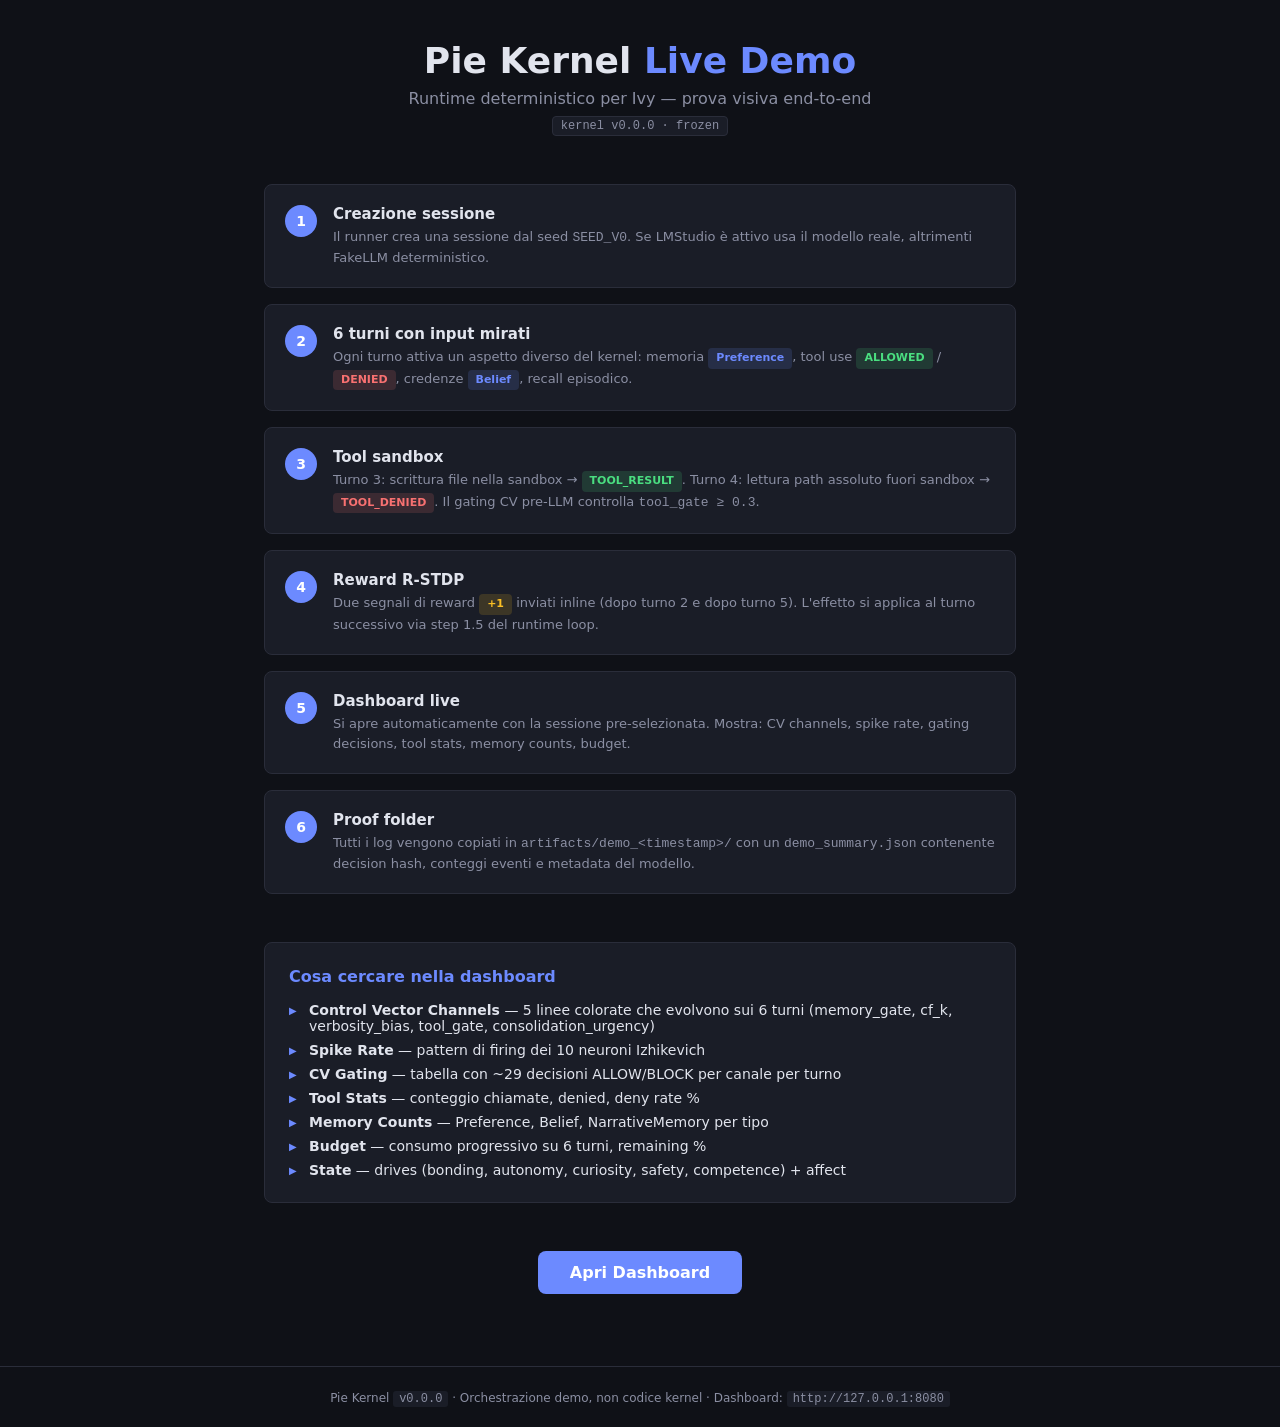
<file: demo_landing.html>
<!DOCTYPE html>
<html lang="it">
<head>
  <meta charset="UTF-8">
  <meta name="viewport" content="width=device-width, initial-scale=1.0">
  <title>Pie Kernel — Live Demo</title>
  <style>
    :root {
      --bg: #0f1117;
      --surface: #1a1d27;
      --border: #2a2d3a;
      --text: #e1e4ed;
      --muted: #8b8fa3;
      --accent: #6c8aff;
      --green: #4ade80;
      --red: #f87171;
      --yellow: #fbbf24;
    }
    * { margin: 0; padding: 0; box-sizing: border-box; }
    body {
      font-family: 'Segoe UI', system-ui, -apple-system, sans-serif;
      background: var(--bg);
      color: var(--text);
      min-height: 100vh;
      display: flex;
      flex-direction: column;
      align-items: center;
    }
    .container {
      max-width: 800px;
      width: 100%;
      padding: 40px 24px;
    }
    header {
      text-align: center;
      margin-bottom: 48px;
    }
    header h1 {
      font-size: 36px;
      font-weight: 700;
      margin-bottom: 8px;
    }
    header .accent { color: var(--accent); }
    header p {
      color: var(--muted);
      font-size: 16px;
    }
    .version {
      display: inline-block;
      background: var(--surface);
      border: 1px solid var(--border);
      border-radius: 4px;
      padding: 2px 8px;
      font-size: 12px;
      color: var(--muted);
      margin-top: 8px;
      font-family: monospace;
    }
    .steps {
      display: flex;
      flex-direction: column;
      gap: 16px;
      margin-bottom: 48px;
    }
    .step {
      background: var(--surface);
      border: 1px solid var(--border);
      border-radius: 8px;
      padding: 20px;
      display: flex;
      gap: 16px;
      align-items: flex-start;
    }
    .step-num {
      background: var(--accent);
      color: #fff;
      width: 32px;
      height: 32px;
      border-radius: 50%;
      display: flex;
      align-items: center;
      justify-content: center;
      font-weight: 700;
      font-size: 14px;
      flex-shrink: 0;
    }
    .step-content h3 {
      font-size: 15px;
      font-weight: 600;
      margin-bottom: 4px;
    }
    .step-content p {
      font-size: 13px;
      color: var(--muted);
      line-height: 1.5;
    }
    .tag {
      display: inline-block;
      padding: 2px 8px;
      border-radius: 4px;
      font-size: 11px;
      font-weight: 600;
    }
    .tag-green { background: rgba(74,222,128,0.15); color: var(--green); }
    .tag-red { background: rgba(248,113,113,0.15); color: var(--red); }
    .tag-blue { background: rgba(108,138,255,0.15); color: var(--accent); }
    .tag-yellow { background: rgba(251,191,36,0.15); color: var(--yellow); }
    .look-for {
      background: var(--surface);
      border: 1px solid var(--border);
      border-radius: 8px;
      padding: 24px;
      margin-bottom: 48px;
    }
    .look-for h2 {
      font-size: 16px;
      font-weight: 600;
      margin-bottom: 16px;
      color: var(--accent);
    }
    .look-for ul {
      list-style: none;
      display: flex;
      flex-direction: column;
      gap: 8px;
    }
    .look-for li {
      font-size: 14px;
      padding-left: 20px;
      position: relative;
    }
    .look-for li::before {
      content: "\25B6";
      position: absolute;
      left: 0;
      color: var(--accent);
      font-size: 10px;
      top: 3px;
    }
    .dashboard-link {
      text-align: center;
      margin-bottom: 32px;
    }
    .dashboard-link a {
      display: inline-block;
      background: var(--accent);
      color: #fff;
      text-decoration: none;
      padding: 12px 32px;
      border-radius: 8px;
      font-size: 16px;
      font-weight: 600;
      transition: opacity 0.2s;
    }
    .dashboard-link a:hover { opacity: 0.85; }
    footer {
      text-align: center;
      color: var(--muted);
      font-size: 12px;
      padding: 24px;
      border-top: 1px solid var(--border);
      width: 100%;
      margin-top: auto;
    }
    footer code {
      font-family: monospace;
      background: var(--surface);
      padding: 1px 6px;
      border-radius: 3px;
    }
  </style>
</head>
<body>
  <div class="container">
    <header>
      <h1>Pie Kernel <span class="accent">Live Demo</span></h1>
      <p>Runtime deterministico per Ivy &mdash; prova visiva end-to-end</p>
      <span class="version">kernel v0.0.0 &middot; frozen</span>
    </header>

    <div class="steps">
      <div class="step">
        <div class="step-num">1</div>
        <div class="step-content">
          <h3>Creazione sessione</h3>
          <p>Il runner crea una sessione dal seed <code>SEED_V0</code>. Se LMStudio &egrave; attivo usa il modello reale, altrimenti FakeLLM deterministico.</p>
        </div>
      </div>
      <div class="step">
        <div class="step-num">2</div>
        <div class="step-content">
          <h3>6 turni con input mirati</h3>
          <p>Ogni turno attiva un aspetto diverso del kernel: memoria <span class="tag tag-blue">Preference</span>, tool use <span class="tag tag-green">ALLOWED</span> / <span class="tag tag-red">DENIED</span>, credenze <span class="tag tag-blue">Belief</span>, recall episodico.</p>
        </div>
      </div>
      <div class="step">
        <div class="step-num">3</div>
        <div class="step-content">
          <h3>Tool sandbox</h3>
          <p>Turno 3: scrittura file nella sandbox &rarr; <span class="tag tag-green">TOOL_RESULT</span>. Turno 4: lettura path assoluto fuori sandbox &rarr; <span class="tag tag-red">TOOL_DENIED</span>. Il gating CV pre-LLM controlla <code>tool_gate &ge; 0.3</code>.</p>
        </div>
      </div>
      <div class="step">
        <div class="step-num">4</div>
        <div class="step-content">
          <h3>Reward R-STDP</h3>
          <p>Due segnali di reward <span class="tag tag-yellow">+1</span> inviati inline (dopo turno 2 e dopo turno 5). L'effetto si applica al turno successivo via step 1.5 del runtime loop.</p>
        </div>
      </div>
      <div class="step">
        <div class="step-num">5</div>
        <div class="step-content">
          <h3>Dashboard live</h3>
          <p>Si apre automaticamente con la sessione pre-selezionata. Mostra: CV channels, spike rate, gating decisions, tool stats, memory counts, budget.</p>
        </div>
      </div>
      <div class="step">
        <div class="step-num">6</div>
        <div class="step-content">
          <h3>Proof folder</h3>
          <p>Tutti i log vengono copiati in <code>artifacts/demo_&lt;timestamp&gt;/</code> con un <code>demo_summary.json</code> contenente decision hash, conteggi eventi e metadata del modello.</p>
        </div>
      </div>
    </div>

    <div class="look-for">
      <h2>Cosa cercare nella dashboard</h2>
      <ul>
        <li><strong>Control Vector Channels</strong> &mdash; 5 linee colorate che evolvono sui 6 turni (memory_gate, cf_k, verbosity_bias, tool_gate, consolidation_urgency)</li>
        <li><strong>Spike Rate</strong> &mdash; pattern di firing dei 10 neuroni Izhikevich</li>
        <li><strong>CV Gating</strong> &mdash; tabella con ~29 decisioni ALLOW/BLOCK per canale per turno</li>
        <li><strong>Tool Stats</strong> &mdash; conteggio chiamate, denied, deny rate %</li>
        <li><strong>Memory Counts</strong> &mdash; Preference, Belief, NarrativeMemory per tipo</li>
        <li><strong>Budget</strong> &mdash; consumo progressivo su 6 turni, remaining %</li>
        <li><strong>State</strong> &mdash; drives (bonding, autonomy, curiosity, safety, competence) + affect</li>
      </ul>
    </div>

    <div class="dashboard-link">
      <a href="http://127.0.0.1:8080">Apri Dashboard</a>
    </div>
  </div>

  <footer>
    Pie Kernel <code>v0.0.0</code> &middot; Orchestrazione demo, non codice kernel &middot; Dashboard: <code>http://127.0.0.1:8080</code>
  </footer>
</body>
</html>
</file>
